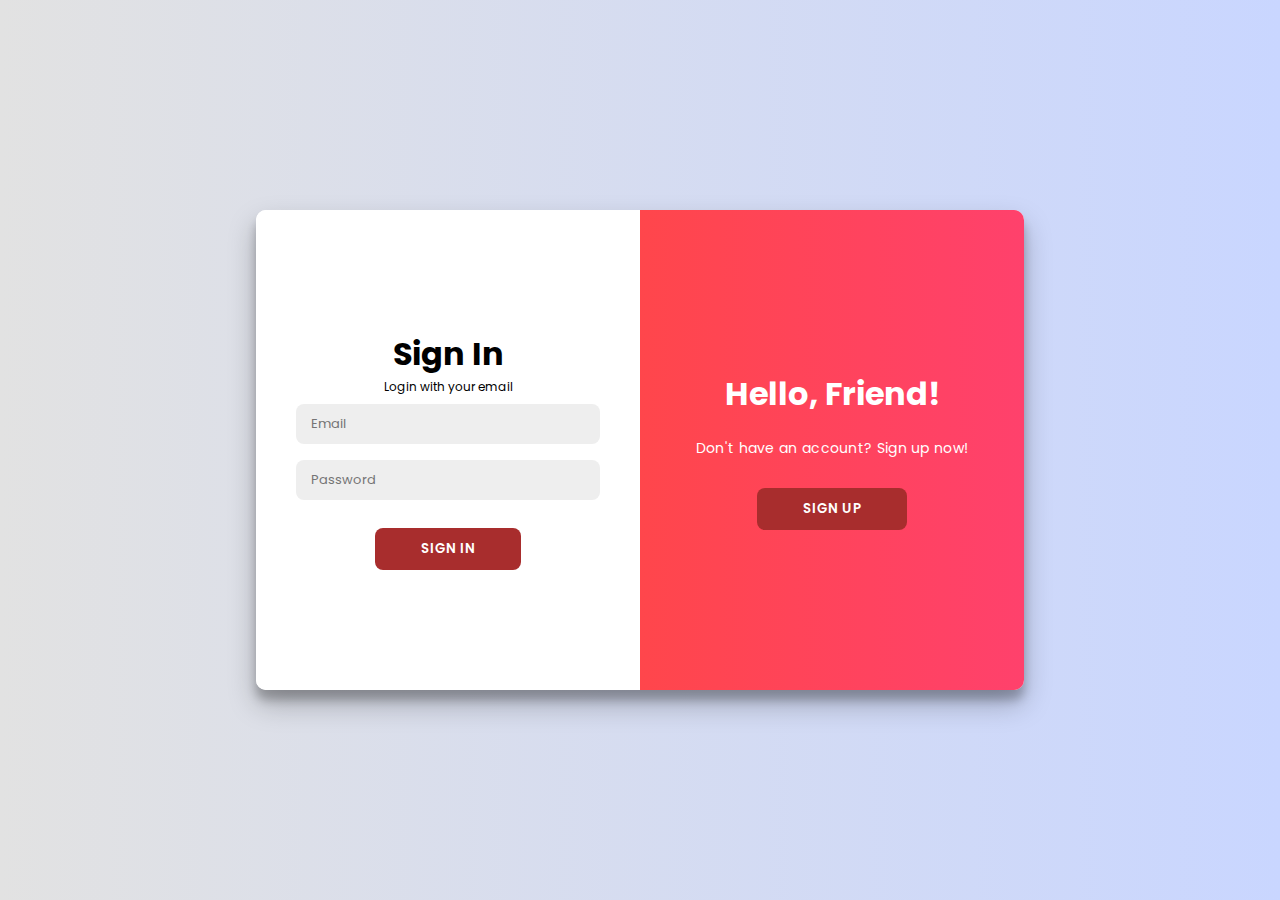
<file: index.html>
<!DOCTYPE html>
<html lang="en">
  <head>
    <meta charset="UTF-8" />
    <meta name="viewport" content="width=device-width, initial-scale=1.0" />
    <link rel="stylesheet" href="style.css" />
    <link
      href="https://fonts.googleapis.com/css2?family=Poppins:wght@400;600;700&display=swap"
      rel="stylesheet"
    />
    <title>Login/Signup Page</title>
  </head>
  <body>
    <div class="container" id="container">
      <div class="form-container sign-up-container">
        <form id="signupForm">
          <h1>Create Account</h1>
          <span>Register with your email</span>
          <input type="text" id="signupName" placeholder="Name" required />
          <input type="email" id="signupEmail" placeholder="Email" required />
          <input
            type="password"
            id="signupPassword"
            placeholder="Password"
            minlength="8"
            required
          />
          <input
            type="password"
            id="confirmPassword"
            placeholder="Confirm Password"
            required
          />
          <div id="signupError" class="error"></div>
          <button type="submit">Sign Up</button>
        </form>
      </div>
      <div class="form-container sign-in-container">
        <form id="loginForm">
          <h1>Sign In</h1>
          <span>Login with your email</span>
          <input type="email" id="loginEmail" placeholder="Email" required />
          <input
            type="password"
            id="loginPassword"
            placeholder="Password"
            required
          />
          <div id="loginError" class="error"></div>
          <button type="submit">Sign In</button>
        </form>
      </div>
      <div class="overlay-container">
        <div class="overlay">
          <div class="overlay-panel overlay-left">
            <h1>Welcome Back!</h1>
            <p>Have an account? Sign in here!</p>
            <button class="ghost" id="showLogin">Sign In</button>
          </div>
          <div class="overlay-panel overlay-right">
            <h1>Hello, Friend!</h1>
            <p>Don't have an account? Sign up now!</p>
            <button class="ghost" id="showSignup">Sign Up</button>
          </div>
        </div>
      </div>
    </div>

    <style>
      body {
        font-family: "Poppins", sans-serif;
        background-color: #f6f5f7;
        display: flex;
        justify-content: center;
        align-items: center;
        height: 100vh;
        margin: 0;
      }

      .container {
        background: #fff;
        border-radius: 10px;
        box-shadow: 0 14px 28px rgba(0, 0, 0, 0.25),
          0 10px 10px rgba(0, 0, 0, 0.22);
        position: relative;
        overflow: hidden;
        width: 768px;
        max-width: 100%;
        min-height: 480px;
      }

      .form-container {
        position: absolute;
        top: 0;
        height: 100%;
        transition: all 0.6s ease-in-out;
      }

      .sign-up-container {
        left: 0;
        width: 50%;
        opacity: 0;
        z-index: 1;
      }

      .sign-in-container {
        left: 0;
        width: 50%;
        z-index: 2;
      }

      .container.right-panel-active .sign-up-container {
        transform: translateX(100%);
        opacity: 1;
        z-index: 5;
      }

      .container.right-panel-active .sign-in-container {
        transform: translateX(100%);
        opacity: 0;
        z-index: 1;
      }

      .overlay-container {
        position: absolute;
        top: 0;
        left: 50%;
        width: 50%;
        height: 100%;
        overflow: hidden;
        transition: transform 0.6s ease-in-out;
        z-index: 100;
      }

      .overlay {
        background: #ff416c;
        background: linear-gradient(to right, #ff4b2b, #ff416c);
        color: #fff;
        position: relative;
        left: -100%;
        height: 100%;
        width: 200%;
        transform: translateX(0);
        transition: transform 0.6s ease-in-out;
      }

      .overlay-panel {
        position: absolute;
        display: flex;
        flex-direction: column;
        justify-content: center;
        align-items: center;
        text-align: center;
        padding: 0 40px;
        height: 100%;
        width: 50%;
      }

      .overlay-left {
        transform: translateX(-20%);
      }

      .container.right-panel-active .overlay-container {
        transform: translateX(-100%);
      }

      .container.right-panel-active .overlay {
        transform: translateX(50%);
      }

      .overlay-right {
        right: 0;
        transform: translateX(0);
      }

      .ghost {
        background-color: transparent;
        border-color: #fff;
        color: #fff;
      }

      .error {
        color: red;
        margin-top: 10px;
      }
    </style>

<script src="script.js"></script>
  </body>
</html>
</file>
<file: style.css>
* {
  margin: 0;
  padding: 0;
  box-sizing: border-box;
  font-family: "Poppins", sans-serif;
}

body {
  background-color: #c9d6ff;
  background: linear-gradient(to right, #e2e2e2, #c9d6ff);
  display: flex;
  align-items: center;
  justify-content: center;
  flex-direction: column;
  height: 100vh;
}

.container {
  background-color: #fff;
  border-radius: 150px;
  box-shadow: 0 5px 15px rgba(0, 0, 0, 0.35);
  position: relative;
  overflow: hidden;
  width: 768px;
  max-width: 100%;
  min-height: 480px;
}

.container p {
  font-size: 14px;
  line-height: 20px;
  letter-spacing: 0.3px;
  margin: 20px 0;
}


.container span {
  font-size: 12px;
}

.container a {
  color: #333;
  font-size: 13px;
  text-decoration: none;
  margin: 15px 0 10px;
}
.container button {
  background-color: #a82d2d;
  color: #fff;
  padding: 10px 45px;
  border: 1px solid transparent;
  border-radius: 8px;
  font-weight: 600;
  letter-spacing: 0.5px;
  text-transform: uppercase;
  margin-top: 10px;
  cursor: pointer;
}

.container button.hidden {
  background-color: transparent;
  border-color: #fff;
}

.container form {
  background-color: #fff;
  display: flex;
  align-items: center;
  justify-content: center;
  flex-direction: column;
  padding: 0 40px;
  height: 100%;
}

.container input {
  background-color: #eee;
  border: none;
  margin: 8px 0;
  padding: 10px 15px;
  font-size: 13px;
  border-radius: 8px;
  width: 100%;
  outline: none;
}

.sign-up, .sign-in {
  position: absolute;
  top: 0;
  height: 100%;
  transition: all 0.6s ease-in-out;
}

.sign-in {
  left: 0;
  width: 50%;
  z-index: 2;
}

.container.active .sign-in {
  transform: translateX(100%);
}

.sign-up {
  left: 0;
  width: 50%;
  z-index: 1;
  opacity: 0;
}

.container.active .sign-up {
  transform: translateX(100%);
  opacity: 1;
  z-index: 5;
  animation: move 0.6s;
}

@keyframes move {
  0%, 49.99%{
    opacity: 0;
    z-index: 1;
  }
   50%, 100%{
    opacity: 1;
    z-index: 5;
  }
}

.icons {
  margin: 20px 0;
}

.icons a {
  border: 1px solid #ccc;
  border-radius: 20%;
  display: inline-flex;
  justify-content: center;
  align-items: center;
  margin: 0 3px;
  width: 40px;
  height: 40px;
}

.toogle-container {
  position: absolute;
  top: 0;
  left: 50%;
  width: 50%;
  height: 100%;
  overflow: hidden;
  border-radius: 150px;
  z-index: 1000;
  transition: all 0.6s ease-in-out;
}

.container.active .toogle-container {
  transform: translateX(-100%);
  border-radius: 150px;
}

.toogle {
  background-color: #a82d2d;
  height: 100%;
  background: linear-gradient(to right, #c05c5c, #a82d2d);
  color: #fff;
  position: relative;
  left: -100%;
  width: 200%;
  transform: translateX(0);
  transition: all 0.6s ease-in-out;
}

.container.active .toogle {
  transform: translateX(50%);
}

.toogle-panel {
  position: absolute;
  width: 50%;
  height: 100%;
  display: flex;
  justify-content: center;
  align-items: center;
  flex-direction: column;
  padding: 0 30px;
  text-align: center;
  top: 0;
  transform: translateX(0);
  transition: all 0.6s ease-in-out;
}

.toogle-left {
  transform: translateX(-200%);
}

.container.active .toogle-left {
  transform: translateX(0);
}

.toogle-right {
  right: 0;
  transform: translateX(0);
}

.container.active .toogle-right {
  transform: translateX(200%);
}
</file>
